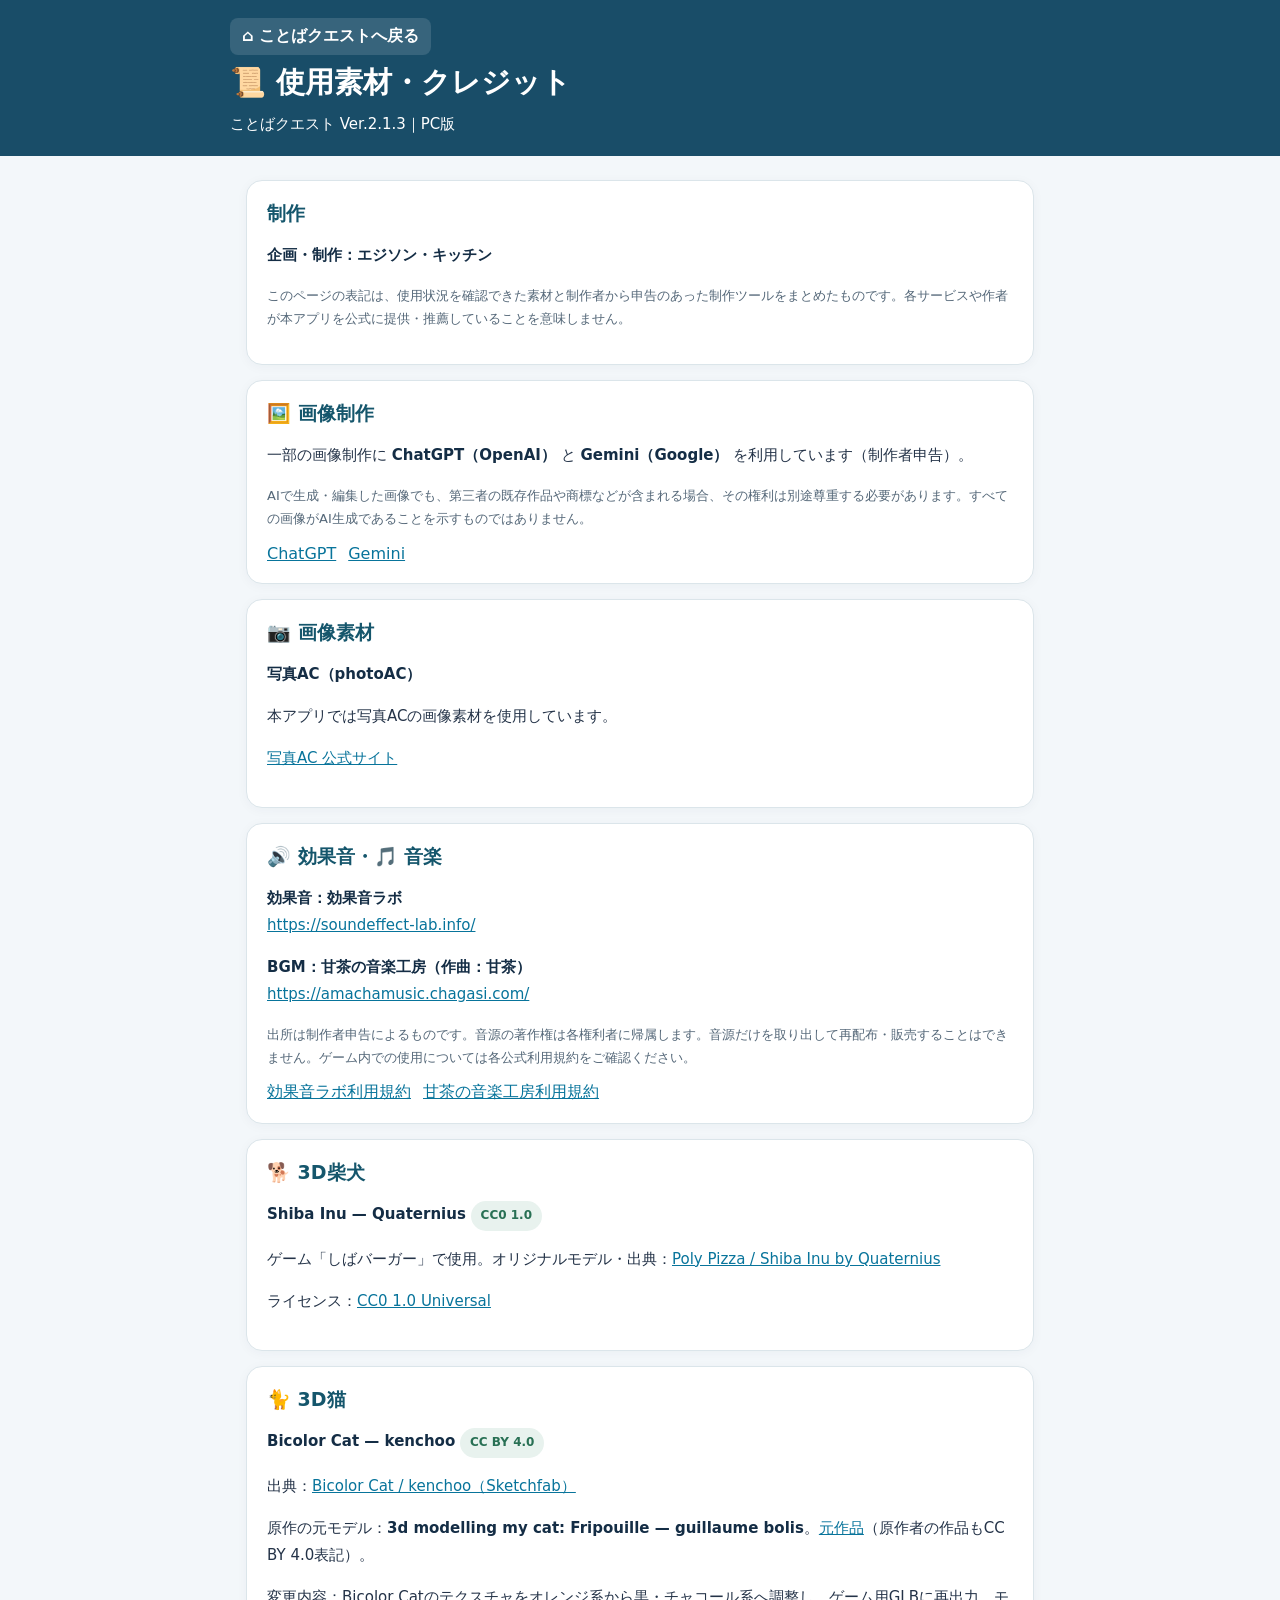
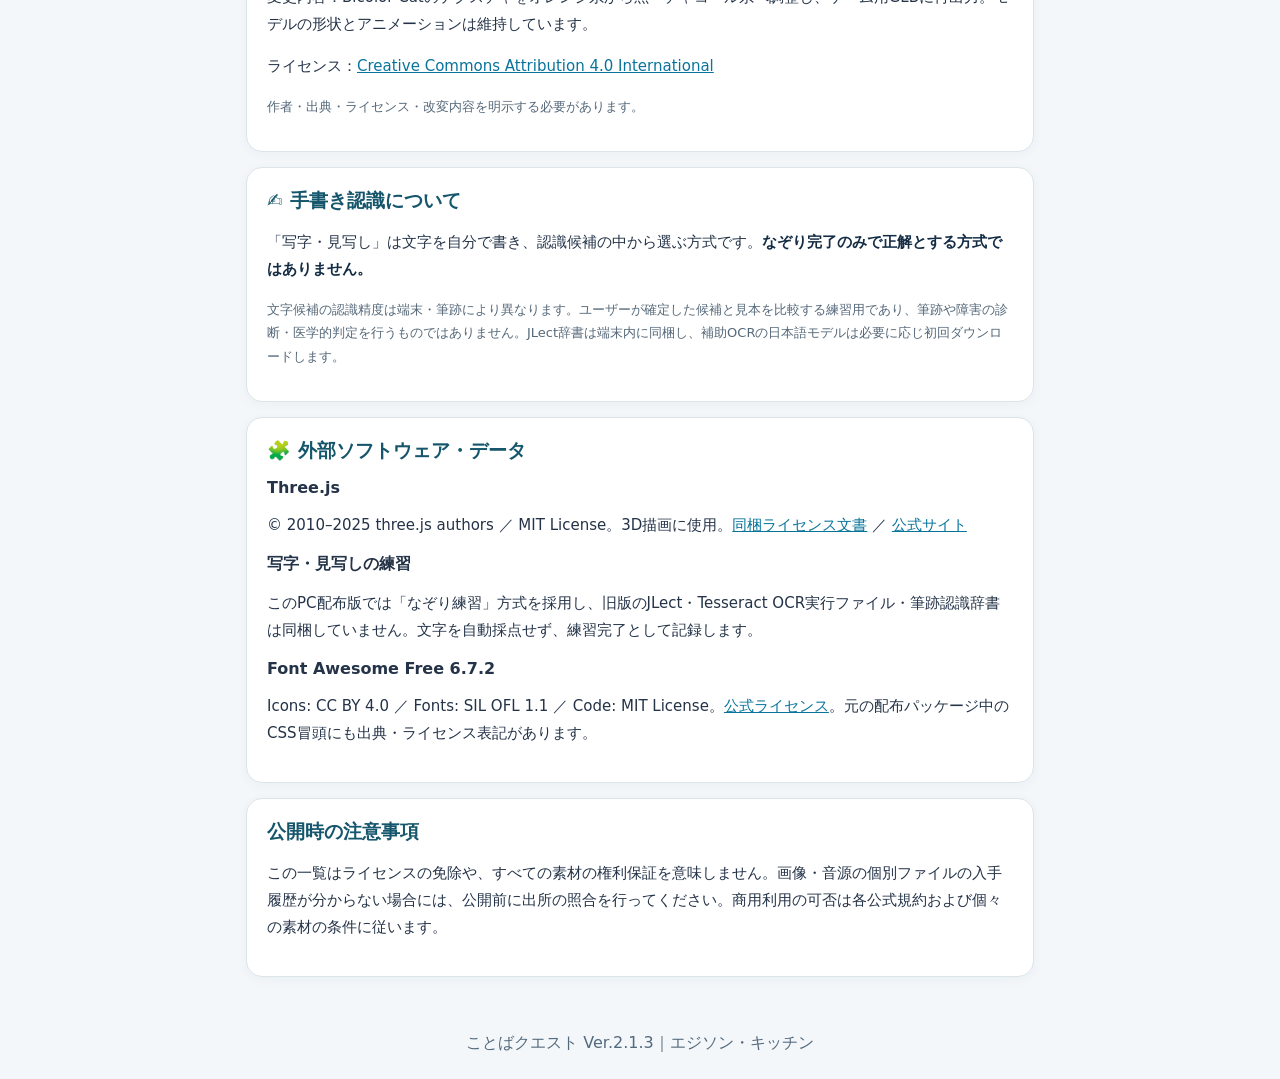
<file: credits.html>
<!doctype html>
<html lang="ja">
<head>
<meta charset="utf-8">
<meta name="viewport" content="width=device-width,initial-scale=1,viewport-fit=cover">
<meta name="color-scheme" content="light">
<title>使用素材・クレジット・ライセンス｜ことばクエスト Ver.2.1.3</title>
<style>
:root{font-family:system-ui,-apple-system,"Hiragino Kaku Gothic ProN","Yu Gothic",Meiryo,sans-serif;color:#243348;background:#f3f7fa}
*{box-sizing:border-box}body{margin:0}header{background:#194d68;color:#fff;padding:18px 16px}header .inner{max-width:820px;margin:auto}main{max-width:820px;margin:24px auto 56px;padding:0 16px}h1{font-size:clamp(22px,4vw,29px);margin:8px 0 0}h2{margin:0 0 14px;font-size:19px;color:#15566c}h3{font-size:16px;margin:14px 0 6px}section{background:#fff;border-radius:16px;border:1px solid #dbe5ea;padding:20px;margin:15px 0;box-shadow:0 2px 12px #20384d0a}p,li{font-size:15px;line-height:1.8}ul{padding-left:20px}li{margin-bottom:5px}a{color:#08749b;overflow-wrap:anywhere}a:focus-visible{outline:3px solid #e19f00;outline-offset:3px}header a{color:#fff}.back{display:inline-block;padding:8px 12px;border-radius:8px;background:#ffffff21;text-decoration:none;font-weight:700}.pill{display:inline-block;border-radius:16px;background:#e8f2ee;color:#287054;font-size:12px;font-weight:700;padding:4px 10px}.small{color:#556879;font-size:13px}.links{display:flex;gap:12px;flex-wrap:wrap}details{margin-top:10px;padding:10px;background:#f5f8fa;border:1px solid #e0e7ee;border-radius:8px}summary{font-weight:700;cursor:pointer}strong{color:#142d45}footer{padding:0 16px 25px;text-align:center;color:#54697d}
</style>
</head>
<body>
<header><div class="inner"><a class="back" href="index.html">⌂ ことばクエストへ戻る</a><h1>📜 使用素材・クレジット</h1><p style="margin:8px 0 0">ことばクエスト Ver.2.1.3｜PC版</p></div></header>
<main>
<section><h2>制作</h2><p><strong>企画・制作：エジソン・キッチン</strong></p><p class="small">このページの表記は、使用状況を確認できた素材と制作者から申告のあった制作ツールをまとめたものです。各サービスや作者が本アプリを公式に提供・推薦していることを意味しません。</p></section>
<section><h2>🖼️ 画像制作</h2><p>一部の画像制作に <strong>ChatGPT（OpenAI）</strong> と <strong>Gemini（Google）</strong> を利用しています（制作者申告）。</p><p class="small">AIで生成・編集した画像でも、第三者の既存作品や商標などが含まれる場合、その権利は別途尊重する必要があります。すべての画像がAI生成であることを示すものではありません。</p><div class="links"><a href="https://chatgpt.com/" target="_blank" rel="noopener noreferrer">ChatGPT</a><a href="https://gemini.google.com/" target="_blank" rel="noopener noreferrer">Gemini</a></div></section>
<section id="photoac-credit"><h2>📷 画像素材</h2><p><strong>写真AC（photoAC）</strong></p><p>本アプリでは写真ACの画像素材を使用しています。</p><p><a href="https://www.photo-ac.com/" target="_blank" rel="noopener noreferrer">写真AC 公式サイト</a></p></section>
<section><h2>🔊 効果音・🎵 音楽</h2><p><strong>効果音：効果音ラボ</strong><br><a href="https://soundeffect-lab.info/" target="_blank" rel="noopener noreferrer">https://soundeffect-lab.info/</a></p><p><strong>BGM：甘茶の音楽工房（作曲：甘茶）</strong><br><a href="https://amachamusic.chagasi.com/" target="_blank" rel="noopener noreferrer">https://amachamusic.chagasi.com/</a></p><p class="small">出所は制作者申告によるものです。音源の著作権は各権利者に帰属します。音源だけを取り出して再配布・販売することはできません。ゲーム内での使用については各公式利用規約をご確認ください。</p><div class="links"><a href="https://soundeffect-lab.info/agreement/" target="_blank" rel="noopener noreferrer">効果音ラボ利用規約</a><a href="https://amachamusic.chagasi.com/terms.html" target="_blank" rel="noopener noreferrer">甘茶の音楽工房利用規約</a></div></section>
<section><h2>🐕 3D柴犬</h2><p><strong>Shiba Inu — Quaternius</strong> <span class="pill">CC0 1.0</span></p><p>ゲーム「しばバーガー」で使用。オリジナルモデル・出典：<a href="https://poly.pizza/m/y4wdQpg767" target="_blank" rel="noopener noreferrer">Poly Pizza / Shiba Inu by Quaternius</a></p><p>ライセンス：<a href="https://creativecommons.org/publicdomain/zero/1.0/" target="_blank" rel="noopener noreferrer">CC0 1.0 Universal</a></p></section>
<section><h2>🐈 3D猫</h2><p><strong>Bicolor Cat — kenchoo</strong> <span class="pill">CC BY 4.0</span></p><p>出典：<a href="https://sketchfab.com/3d-models/bicolor-cat-e623a618ca344a8393d7ba4d63ec23cf" target="_blank" rel="noopener noreferrer">Bicolor Cat / kenchoo（Sketchfab）</a></p><p>原作の元モデル：<strong>3d modelling my cat: Fripouille — guillaume bolis</strong>。<a href="https://skfb.ly/6TKqH" target="_blank" rel="noopener noreferrer">元作品</a>（原作者の作品もCC BY 4.0表記）。</p><p>変更内容：Bicolor Catのテクスチャをオレンジ系から黒・チャコール系へ調整し、ゲーム用GLBに再出力。モデルの形状とアニメーションは維持しています。</p><p>ライセンス：<a href="https://creativecommons.org/licenses/by/4.0/" target="_blank" rel="noopener noreferrer">Creative Commons Attribution 4.0 International</a></p><p class="small">作者・出典・ライセンス・改変内容を明示する必要があります。</p></section>
<section><h2>✍️ 手書き認識について</h2><p>「写字・見写し」は文字を自分で書き、認識候補の中から選ぶ方式です。<strong>なぞり完了のみで正解とする方式ではありません。</strong></p><p class="small">文字候補の認識精度は端末・筆跡により異なります。ユーザーが確定した候補と見本を比較する練習用であり、筆跡や障害の診断・医学的判定を行うものではありません。JLect辞書は端末内に同梱し、補助OCRの日本語モデルは必要に応じ初回ダウンロードします。</p></section>
<section><h2>🧩 外部ソフトウェア・データ</h2>
<h3>Three.js</h3><p>© 2010–2025 three.js authors ／ MIT License。3D描画に使用。<a href="vendor/three/LICENSE">同梱ライセンス文書</a> ／ <a href="https://threejs.org/" target="_blank" rel="noopener noreferrer">公式サイト</a></p>
<h3>写字・見写しの練習</h3><p>このPC配布版では「なぞり練習」方式を採用し、旧版のJLect・Tesseract OCR実行ファイル・筆跡認識辞書は同梱していません。文字を自動採点せず、練習完了として記録します。</p>
<h3>Font Awesome Free 6.7.2</h3><p>Icons: CC BY 4.0 ／ Fonts: SIL OFL 1.1 ／ Code: MIT License。<a href="https://fontawesome.com/license/free" target="_blank" rel="noopener noreferrer">公式ライセンス</a>。元の配布パッケージ中のCSS冒頭にも出典・ライセンス表記があります。</p>
</section>
<section><h2>公開時の注意事項</h2><p>この一覧はライセンスの免除や、すべての素材の権利保証を意味しません。画像・音源の個別ファイルの入手履歴が分からない場合には、公開前に出所の照合を行ってください。商用利用の可否は各公式規約および個々の素材の条件に従います。</p></section>
</main><footer>ことばクエスト Ver.2.1.3｜エジソン・キッチン</footer>
</body></html>
</file>
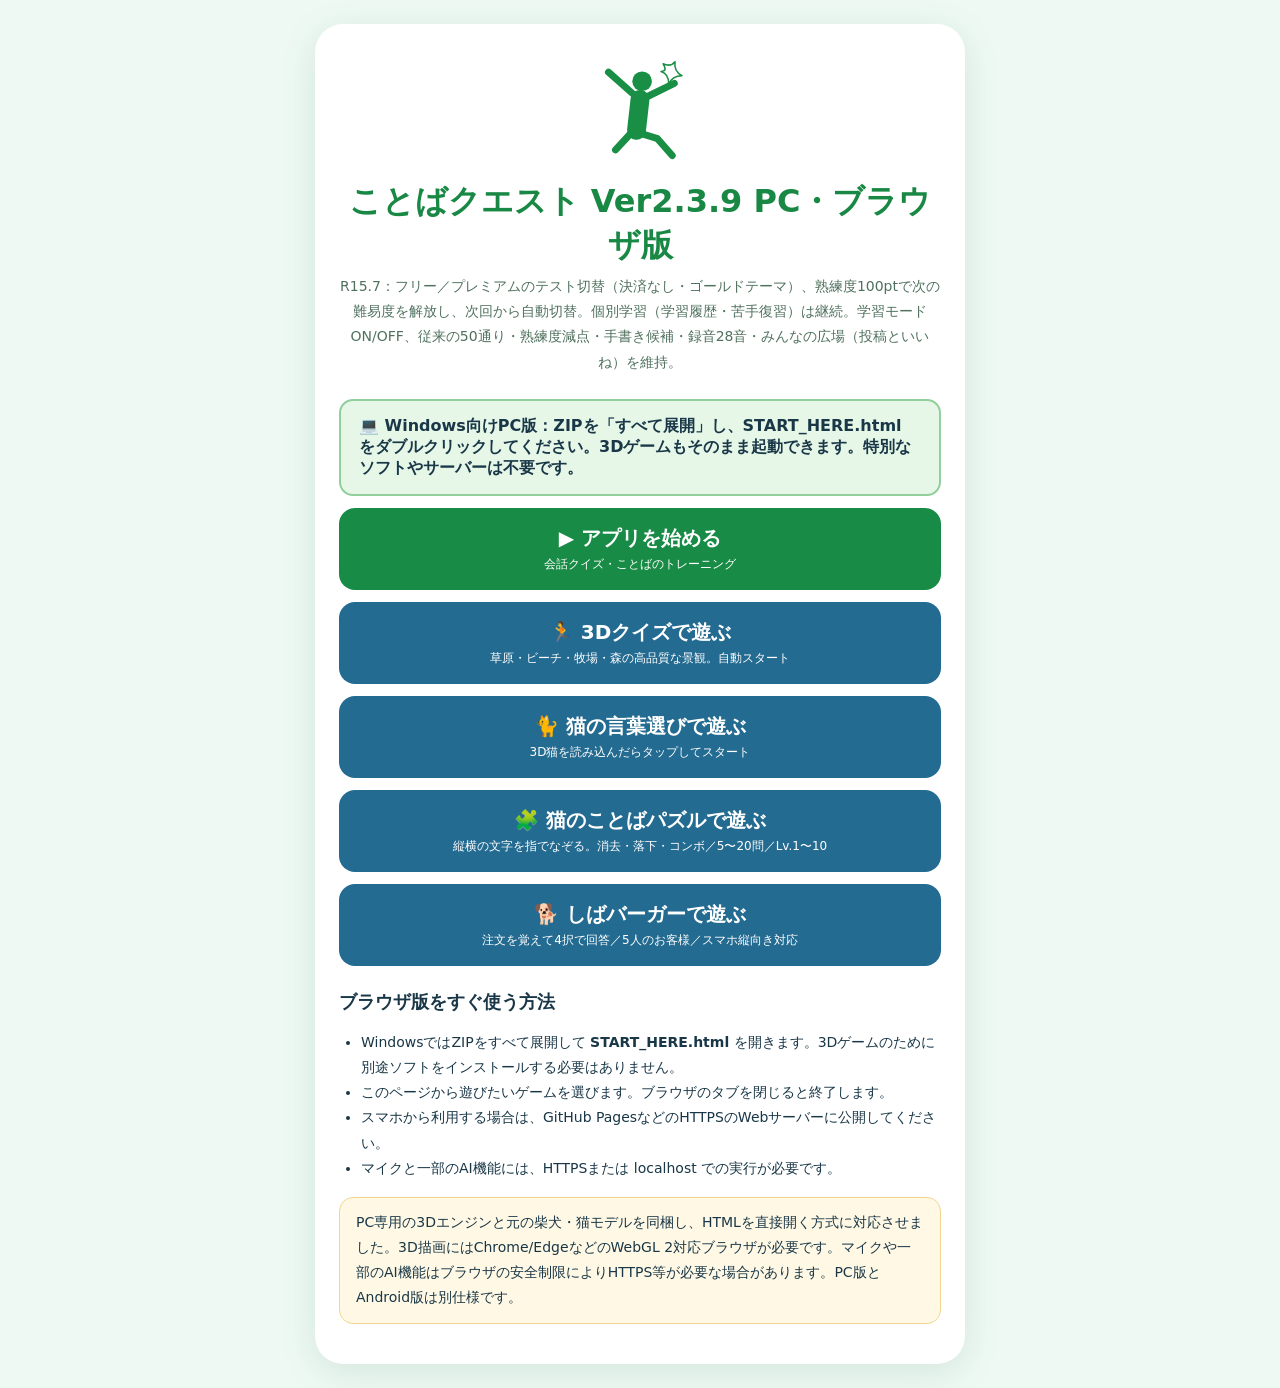
<file: START_HERE.html>
<!doctype html>
<html lang="ja">
<head>
 <meta charset="utf-8">
 <meta name="viewport" content="width=device-width,initial-scale=1">
 <title>ことばクエスト Ver2.3.9｜PC版スタート</title>
 <style>
  :root{font-family:system-ui,-apple-system,"Noto Sans JP",sans-serif;color:#193747;background:#eef9f4}
  *{box-sizing:border-box}body{margin:0;padding:24px 16px}
  main{max-width:650px;margin:0 auto;background:white;border-radius:28px;padding:26px 24px;box-shadow:0 8px 36px #1e6a3a20}
  .logo{width:112px;height:112px;display:block;margin:4px auto 14px}
  h1{text-align:center;font-size:clamp(24px,5vw,32px);margin:0 0 6px;color:#188844}
  .lead{text-align:center;margin:4px 0 24px;color:#50715e}
  .download-link{display:block;padding:17px 18px;margin:12px 0;border-radius:16px;background:#188b46;color:white;text-decoration:none;font-size:20px;font-weight:800;text-align:center}
  .download-link.alt{background:#246b91}
  .download-link small{display:block;font-size:12px;font-weight:500;margin-top:4px}
  h2{font-size:18px;margin:24px 0 8px}p,li{font-size:14px;line-height:1.8}ul{padding-left:22px}
  .note{padding:12px 16px;border-radius:14px;background:#fff8e5;border:1px solid #f1d68d}
  .important{padding:15px 18px;border-radius:14px;background:#e6f7e8;border:2px solid #91cf9c;font-weight:800}
 </style>
</head>
<body>
<main>
 <svg class="logo" viewBox="0 0 160 160" role="img" aria-label="緑色のピクトグラムキャラクター">
  <g fill="none" stroke="#198f45" stroke-linecap="round" stroke-linejoin="round">
   <path stroke-width="10" d="M79 65L35 26M82 65L129 42M81 65L70 110L45 137M70 110L105 121L126 145"/>
   <path stroke-width="27" d="M80 65L75 109"/>
   <circle cx="83" cy="39" r="14" fill="#198f45" stroke="none"/>
   <path stroke-width="2.2" d="M113 14Q124 19 130 11Q128 25 140 31Q126 31 121 43Q121 28 110 25Q120 25 113 14Z"/>
  </g>
 </svg>
 <h1>ことばクエスト Ver2.3.9 PC・ブラウザ版</h1>
 <p class="lead">R15.7：フリー／プレミアムのテスト切替（決済なし・ゴールドテーマ）、熟練度100ptで次の難易度を解放し、次回から自動切替。個別学習（学習履歴・苦手復習）は継続。学習モードON/OFF、従来の50通り・熟練度減点・手書き候補・録音28音・みんなの広場（投稿といいね）を維持。</p>
 <div class="important">💻 Windows向けPC版：ZIPを「すべて展開」し、<strong>START_HERE.html</strong> をダブルクリックしてください。3Dゲームもそのまま起動できます。特別なソフトやサーバーは不要です。</div>
 <a class="download-link" href="index.html#title">▶ アプリを始める<small>会話クイズ・ことばのトレーニング</small></a>
 <a class="download-link alt" href="pictogram-3d.html">🏃 3Dクイズで遊ぶ<small>草原・ビーチ・牧場・森の高品質な景観。自動スタート</small></a>
 <a class="download-link alt" href="cat-word-race.html">🐈 猫の言葉選びで遊ぶ<small>3D猫を読み込んだらタップしてスタート</small></a>
 <a class="download-link alt" href="cat-word-puzzle.html">🧩 猫のことばパズルで遊ぶ<small>縦横の文字を指でなぞる。消去・落下・コンボ／5〜20問／Lv.1〜10</small></a>
 <a class="download-link alt" href="shiba-burger.html">🐕 しばバーガーで遊ぶ<small>注文を覚えて4択で回答／5人のお客様／スマホ縦向き対応</small></a>
 <h2>ブラウザ版をすぐ使う方法</h2>
 <ul>
  <li>WindowsではZIPをすべて展開して <strong>START_HERE.html</strong> を開きます。3Dゲームのために別途ソフトをインストールする必要はありません。</li>
  <li>このページから遊びたいゲームを選びます。ブラウザのタブを閉じると終了します。</li>
  <li>スマホから利用する場合は、GitHub PagesなどのHTTPSのWebサーバーに公開してください。</li>
  <li>マイクと一部のAI機能には、HTTPSまたは localhost での実行が必要です。</li>
 </ul>
 <p class="note">PC専用の3Dエンジンと元の柴犬・猫モデルを同梱し、HTMLを直接開く方式に対応させました。3D描画にはChrome/EdgeなどのWebGL 2対応ブラウザが必要です。マイクや一部のAI機能はブラウザの安全制限によりHTTPS等が必要な場合があります。PC版とAndroid版は別仕様です。</p>
</main>
</body>
</html>
</file>
